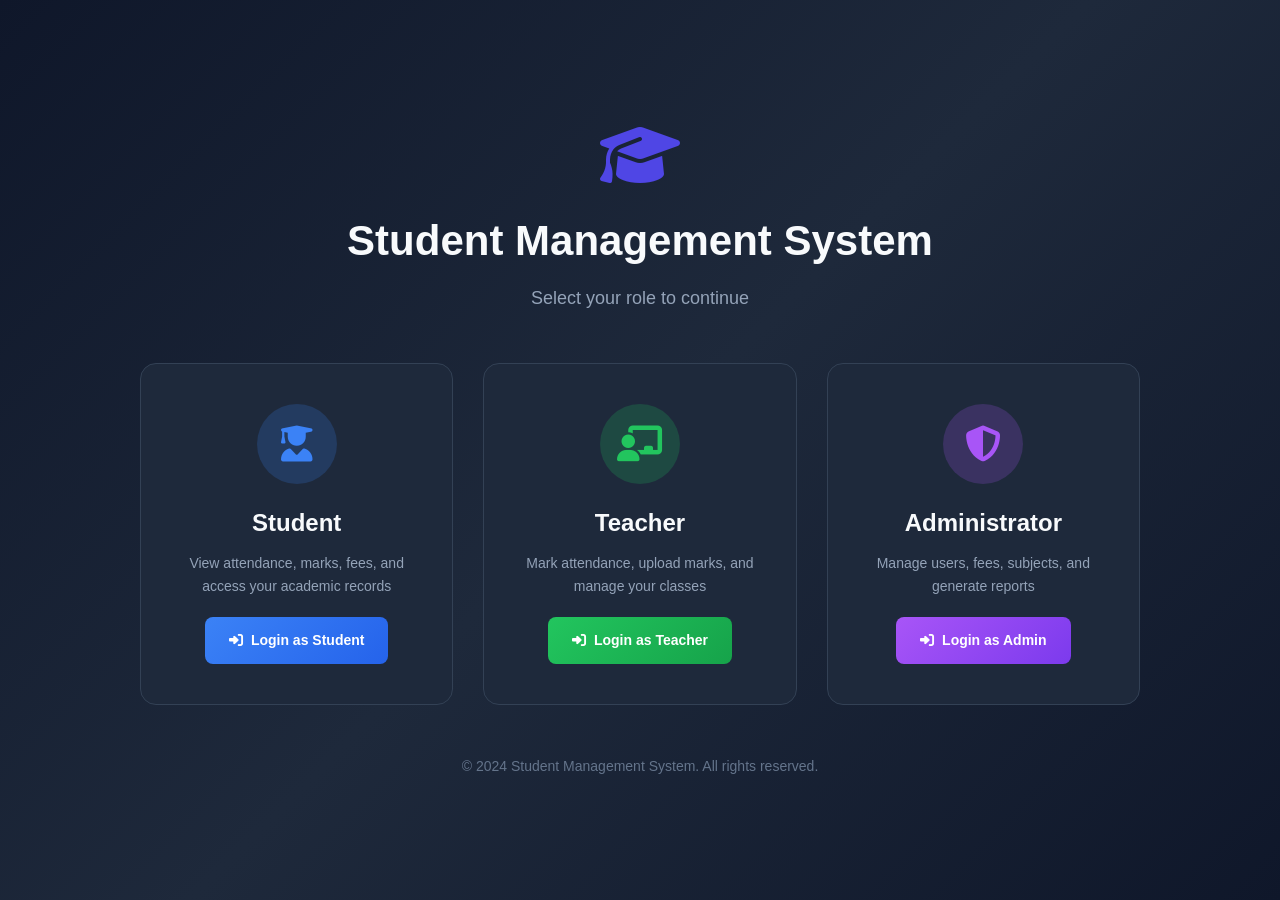
<file: index.html>
<!DOCTYPE html>
<html lang="en">
<head>
    <meta charset="UTF-8">
    <meta name="viewport" content="width=device-width, initial-scale=1.0">
    <title>Student Management System - Welcome</title>
    <link rel="stylesheet" href="styles.css">
    <link rel="stylesheet" href="https://cdnjs.cloudflare.com/ajax/libs/font-awesome/6.4.2/css/all.min.css">
    <style>
        /* Landing Page Styles */
        .landing-container {
            display: flex;
            flex-direction: column;
            justify-content: center;
            align-items: center;
            min-height: 100vh;
            background: linear-gradient(135deg, #0f172a 0%, #1e293b 50%, #0f172a 100%);
            padding: 20px;
        }
        
        .landing-header {
            text-align: center;
            margin-bottom: 50px;
        }
        
        .landing-header i {
            font-size: 64px;
            color: #4f46e5;
            margin-bottom: 20px;
        }
        
        .landing-header h1 {
            font-size: 42px;
            font-weight: 700;
            color: #f8fafc;
            margin-bottom: 10px;
        }
        
        .landing-header p {
            font-size: 18px;
            color: #94a3b8;
        }
        
        .role-cards {
            display: grid;
            grid-template-columns: repeat(auto-fit, minmax(280px, 1fr));
            gap: 30px;
            max-width: 1000px;
            width: 100%;
        }
        
        .role-card {
            background: #1e293b;
            border-radius: 16px;
            padding: 40px 30px;
            text-align: center;
            border: 1px solid #334155;
            transition: all 0.3s ease;
            cursor: pointer;
            text-decoration: none;
        }
        
        .role-card:hover {
            transform: translateY(-8px);
            box-shadow: 0 20px 40px rgba(0, 0, 0, 0.4);
        }
        
        .role-card.student:hover {
            border-color: #3b82f6;
            box-shadow: 0 20px 40px rgba(59, 130, 246, 0.3);
        }
        
        .role-card.teacher:hover {
            border-color: #22c55e;
            box-shadow: 0 20px 40px rgba(34, 197, 94, 0.3);
        }
        
        .role-card.admin:hover {
            border-color: #a855f7;
            box-shadow: 0 20px 40px rgba(168, 85, 247, 0.3);
        }
        
        .role-icon {
            width: 80px;
            height: 80px;
            border-radius: 50%;
            display: flex;
            align-items: center;
            justify-content: center;
            margin: 0 auto 20px;
            font-size: 36px;
        }
        
        .role-card.student .role-icon {
            background: rgba(59, 130, 246, 0.2);
            color: #3b82f6;
        }
        
        .role-card.teacher .role-icon {
            background: rgba(34, 197, 94, 0.2);
            color: #22c55e;
        }
        
        .role-card.admin .role-icon {
            background: rgba(168, 85, 247, 0.2);
            color: #a855f7;
        }
        
        .role-card h2 {
            font-size: 24px;
            font-weight: 600;
            color: #f8fafc;
            margin-bottom: 10px;
        }
        
        .role-card p {
            font-size: 14px;
            color: #94a3b8;
            margin-bottom: 20px;
        }
        
        .role-btn {
            display: inline-flex;
            align-items: center;
            gap: 8px;
            padding: 12px 24px;
            border-radius: 8px;
            font-size: 14px;
            font-weight: 600;
            color: white;
            transition: all 0.3s ease;
        }
        
        .role-card.student .role-btn {
            background: linear-gradient(135deg, #3b82f6, #2563eb);
        }
        
        .role-card.teacher .role-btn {
            background: linear-gradient(135deg, #22c55e, #16a34a);
        }
        
        .role-card.admin .role-btn {
            background: linear-gradient(135deg, #a855f7, #7c3aed);
        }
        
        .role-btn:hover {
            transform: scale(1.05);
        }
        
        .landing-footer {
            margin-top: 50px;
            text-align: center;
            color: #64748b;
            font-size: 14px;
        }
        
        @media (max-width: 768px) {
            .landing-header h1 {
                font-size: 28px;
            }
            
            .role-cards {
                grid-template-columns: 1fr;
            }
        }
    </style>
</head>
<body>
    <div class="landing-container">
        <div class="landing-header">
            <i class="fas fa-graduation-cap"></i>
            <h1>Student Management System</h1>
            <p>Select your role to continue</p>
        </div>
        
        <div class="role-cards">
            <!-- Student Login Card -->
            <a href="student-login.html" class="role-card student">
                <div class="role-icon">
                    <i class="fas fa-user-graduate"></i>
                </div>
                <h2>Student</h2>
                <p>View attendance, marks, fees, and access your academic records</p>
                <span class="role-btn">
                    <i class="fas fa-sign-in-alt"></i>
                    Login as Student
                </span>
            </a>
            
            <!-- Teacher Login Card -->
            <a href="teacher-login.html" class="role-card teacher">
                <div class="role-icon">
                    <i class="fas fa-chalkboard-teacher"></i>
                </div>
                <h2>Teacher</h2>
                <p>Mark attendance, upload marks, and manage your classes</p>
                <span class="role-btn">
                    <i class="fas fa-sign-in-alt"></i>
                    Login as Teacher
                </span>
            </a>
            
            <!-- Admin Login Card -->
            <a href="admin-login.html" class="role-card admin">
                <div class="role-icon">
                    <i class="fas fa-shield-alt"></i>
                </div>
                <h2>Administrator</h2>
                <p>Manage users, fees, subjects, and generate reports</p>
                <span class="role-btn">
                    <i class="fas fa-sign-in-alt"></i>
                    Login as Admin
                </span>
            </a>
        </div>
        
        <div class="landing-footer">
            <p>&copy; 2024 Student Management System. All rights reserved.</p>
        </div>
    </div>
</body>
</html>
</file>
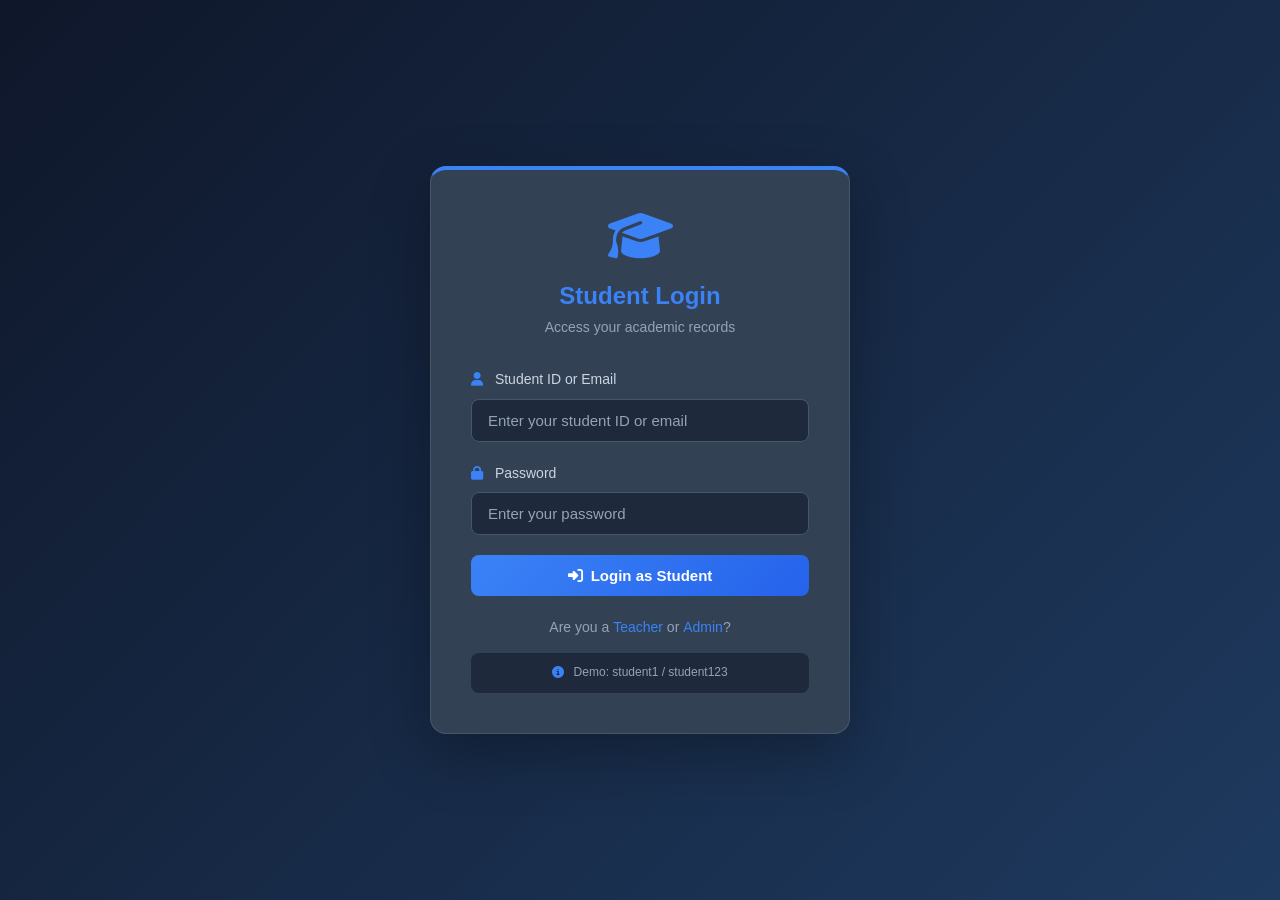
<file: student-login.html>
<!DOCTYPE html>
<html lang="en">
<head>
    <meta charset="UTF-8">
    <meta name="viewport" content="width=device-width, initial-scale=1.0">
    <title>Student Login - Student Management System</title>
    <link rel="stylesheet" href="styles.css">
    <link rel="stylesheet" href="https://cdnjs.cloudflare.com/ajax/libs/font-awesome/6.4.2/css/all.min.css">
    <style>
        /* Student Login Specific Styles */
        .login-container.student {
            background: linear-gradient(135deg, #0f172a 0%, #1e3a5f 100%);
        }
        
        .login-box.student {
            border-top: 4px solid #3b82f6;
        }
        
        .login-logo.student i {
            color: #3b82f6;
            font-size: 52px;
        }
        
        .login-logo.student h1 {
            color: #3b82f6;
        }
        
        .btn-student {
            background: linear-gradient(135deg, #3b82f6, #2563eb);
        }
        
        .btn-student:hover {
            box-shadow: 0 8px 20px rgba(59, 130, 246, 0.4);
        }
        
        .login-links a {
            color: #3b82f6;
        }
        
        .login-links a:hover {
            color: #60a5fa;
        }
        
        .form-group input:focus {
            border-color: #3b82f6;
            box-shadow: 0 0 0 3px rgba(59, 130, 246, 0.2);
        }
        
        .input-icon {
            color: #3b82f6;
        }
    </style>
</head>
<body>
    <div class="login-container student">
        <div class="login-box student">
            <div class="login-logo student">
                <i class="fas fa-graduation-cap"></i>
                <h1>Student Login</h1>
                <p>Access your academic records</p>
            </div>
            
            <div id="alertBox" class="alert"></div>
            
            <form id="studentLoginForm">
                <div class="form-group">
                    <label for="username">
                        <i class="fas fa-user input-icon"></i> Student ID or Email
                    </label>
                    <input type="text" id="username" name="username" placeholder="Enter your student ID or email" required>
                </div>
                
                <div class="form-group">
                    <label for="password">
                        <i class="fas fa-lock input-icon"></i> Password
                    </label>
                    <input type="password" id="password" name="password" placeholder="Enter your password" required>
                </div>
                
                <button type="submit" class="btn btn-student">
                    <i class="fas fa-sign-in-alt"></i>
                    Login as Student
                </button>
            </form>
            
            <div class="login-links">
                <p>Are you a <a href="teacher-login.html">Teacher</a> or <a href="admin-login.html">Admin</a>?</p>
            </div>
            
            <div class="demo-credentials">
                <p><i class="fas fa-info-circle"></i> Demo: student1 / student123</p>
            </div>
        </div>
    </div>

    <script src="auth.js"></script>
    <script>
        // Student login form handler
        document.getElementById('studentLoginForm').addEventListener('submit', async (e) => {
            e.preventDefault();
            const username = document.getElementById('username').value;
            const password = document.getElementById('password').value;
            await login(username, password);
        });
    </script>
</body>
</html>
</file>
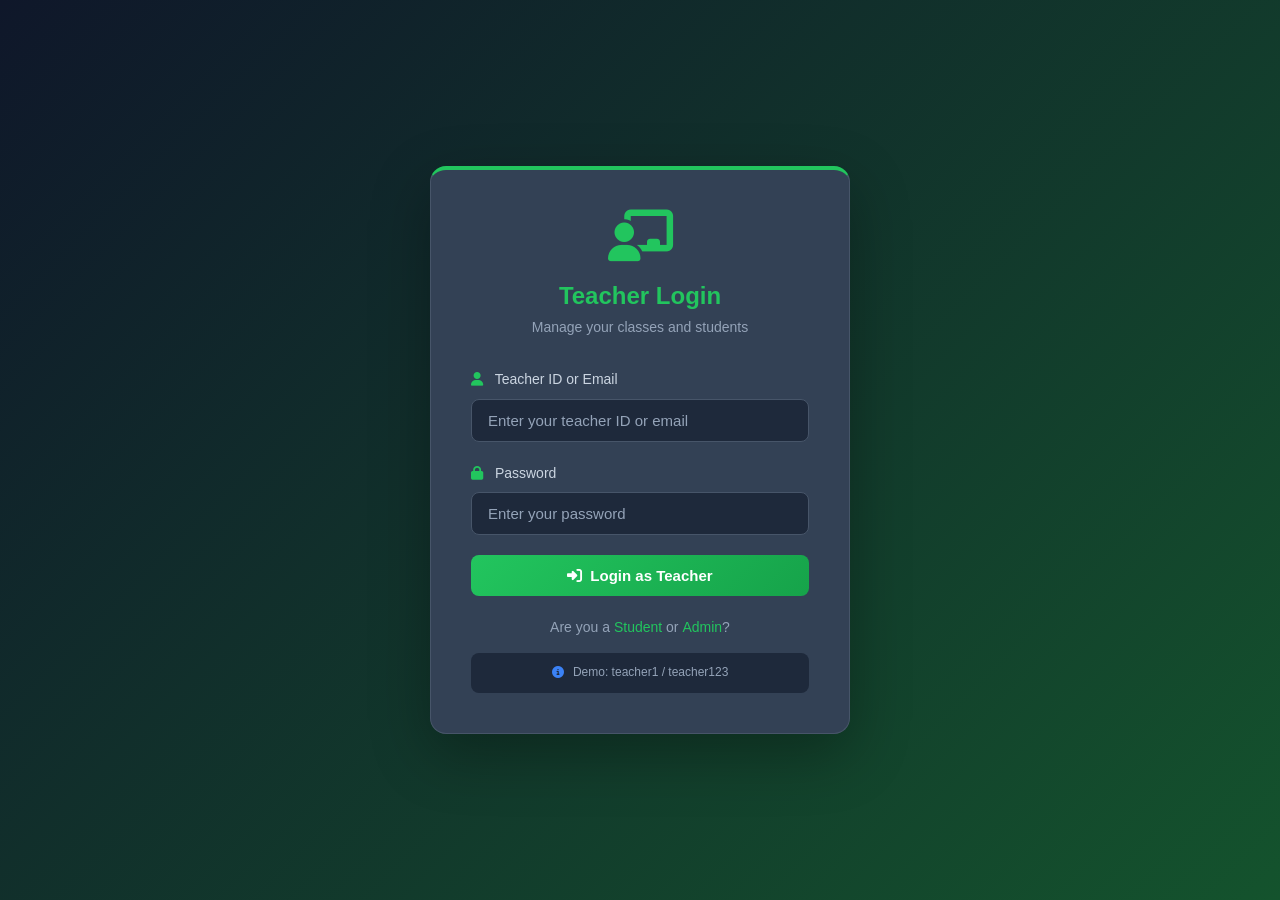
<file: teacher-login.html>
<!DOCTYPE html>
<html lang="en">
<head>
    <meta charset="UTF-8">
    <meta name="viewport" content="width=device-width, initial-scale=1.0">
    <title>Teacher Login - Student Management System</title>
    <link rel="stylesheet" href="styles.css">
    <link rel="stylesheet" href="https://cdnjs.cloudflare.com/ajax/libs/font-awesome/6.4.2/css/all.min.css">
    <style>
        /* Teacher Login Specific Styles */
        .login-container.teacher {
            background: linear-gradient(135deg, #0f172a 0%, #14532d 100%);
        }
        
        .login-box.teacher {
            border-top: 4px solid #22c55e;
        }
        
        .login-logo.teacher i {
            color: #22c55e;
            font-size: 52px;
        }
        
        .login-logo.teacher h1 {
            color: #22c55e;
        }
        
        .btn-teacher {
            background: linear-gradient(135deg, #22c55e, #16a34a);
        }
        
        .btn-teacher:hover {
            box-shadow: 0 8px 20px rgba(34, 197, 94, 0.4);
        }
        
        .login-links a {
            color: #22c55e;
        }
        
        .login-links a:hover {
            color: #4ade80;
        }
        
        .form-group input:focus {
            border-color: #22c55e;
            box-shadow: 0 0 0 3px rgba(34, 197, 94, 0.2);
        }
        
        .input-icon {
            color: #22c55e;
        }
    </style>
</head>
<body>
    <div class="login-container teacher">
        <div class="login-box teacher">
            <div class="login-logo teacher">
                <i class="fas fa-chalkboard-teacher"></i>
                <h1>Teacher Login</h1>
                <p>Manage your classes and students</p>
            </div>
            
            <div id="alertBox" class="alert"></div>
            
            <form id="teacherLoginForm">
                <div class="form-group">
                    <label for="username">
                        <i class="fas fa-user input-icon"></i> Teacher ID or Email
                    </label>
                    <input type="text" id="username" name="username" placeholder="Enter your teacher ID or email" required>
                </div>
                
                <div class="form-group">
                    <label for="password">
                        <i class="fas fa-lock input-icon"></i> Password
                    </label>
                    <input type="password" id="password" name="password" placeholder="Enter your password" required>
                </div>
                
                <button type="submit" class="btn btn-teacher">
                    <i class="fas fa-sign-in-alt"></i>
                    Login as Teacher
                </button>
            </form>
            
            <div class="login-links">
                <p>Are you a <a href="student-login.html">Student</a> or <a href="admin-login.html">Admin</a>?</p>
            </div>
            
            <div class="demo-credentials">
                <p><i class="fas fa-info-circle"></i> Demo: teacher1 / teacher123</p>
            </div>
        </div>
    </div>

    <script src="auth.js"></script>
    <script>
        // Teacher login form handler
        document.getElementById('teacherLoginForm').addEventListener('submit', async (e) => {
            e.preventDefault();
            const username = document.getElementById('username').value;
            const password = document.getElementById('password').value;
            await login(username, password);
        });
    </script>
</body>
</html>
</file>
<file: styles.css>
/* =====================================================
   STUDENT MANAGEMENT SYSTEM - MAIN STYLES
   ===================================================== */

/* CSS Variables for theming */
:root {
    --primary-color: #4f46e5;
    --primary-dark: #4338ca;
    --primary-light: #818cf8;
    --secondary-color: #06b6d4;
    --success-color: #22c55e;
    --warning-color: #f59e0b;
    --danger-color: #ef4444;
    --info-color: #3b82f6;
    
    --bg-primary: #0f172a;
    --bg-secondary: #1e293b;
    --bg-card: #334155;
    --bg-hover: #475569;
    
    --text-primary: #f8fafc;
    --text-secondary: #cbd5e1;
    --text-muted: #94a3b8;
    
    --border-color: #475569;
    --shadow-color: rgba(0, 0, 0, 0.3);
    
    --sidebar-width: 260px;
    --header-height: 70px;
    --transition-speed: 0.3s;
}

/* Reset and Base Styles */
* {
    margin: 0;
    padding: 0;
    box-sizing: border-box;
}

body {
    font-family: 'Segoe UI', Tahoma, Geneva, Verdana, sans-serif;
    background-color: var(--bg-primary);
    color: var(--text-primary);
    line-height: 1.6;
    min-height: 100vh;
}

a {
    text-decoration: none;
    color: inherit;
}

/* =====================================================
   LOGIN PAGE STYLES
   ===================================================== */

.login-container {
    display: flex;
    justify-content: center;
    align-items: center;
    min-height: 100vh;
    background: linear-gradient(135deg, var(--bg-primary) 0%, var(--bg-secondary) 100%);
    padding: 20px;
}

.login-box {
    background: var(--bg-card);
    border-radius: 16px;
    padding: 40px;
    width: 100%;
    max-width: 420px;
    box-shadow: 0 20px 60px var(--shadow-color);
    border: 1px solid var(--border-color);
}

.login-logo {
    text-align: center;
    margin-bottom: 30px;
}

.login-logo i {
    font-size: 48px;
    color: var(--primary-color);
    margin-bottom: 15px;
}

.login-logo h1 {
    font-size: 24px;
    font-weight: 700;
    color: var(--text-primary);
}

.login-logo p {
    color: var(--text-muted);
    font-size: 14px;
}

.form-group {
    margin-bottom: 20px;
}

.form-group label {
    display: block;
    margin-bottom: 8px;
    font-size: 14px;
    font-weight: 500;
    color: var(--text-secondary);
}

.form-group input,
.form-group select {
    width: 100%;
    padding: 12px 16px;
    background: var(--bg-secondary);
    border: 1px solid var(--border-color);
    border-radius: 8px;
    color: var(--text-primary);
    font-size: 15px;
    transition: all var(--transition-speed);
}

.form-group input:focus,
.form-group select:focus {
    outline: none;
    border-color: var(--primary-color);
    box-shadow: 0 0 0 3px rgba(79, 70, 229, 0.2);
}

.form-group input::placeholder {
    color: var(--text-muted);
}

.btn {
    display: inline-flex;
    align-items: center;
    justify-content: center;
    padding: 12px 24px;
    border: none;
    border-radius: 8px;
    font-size: 15px;
    font-weight: 600;
    cursor: pointer;
    transition: all var(--transition-speed);
    gap: 8px;
}

.btn-primary {
    background: linear-gradient(135deg, var(--primary-color), var(--primary-dark));
    color: white;
    width: 100%;
}

.btn-primary:hover {
    transform: translateY(-2px);
    box-shadow: 0 8px 20px rgba(79, 70, 229, 0.4);
}

.btn-secondary {
    background: var(--bg-hover);
    color: var(--text-primary);
}

.btn-success {
    background: var(--success-color);
    color: white;
}

.btn-danger {
    background: var(--danger-color);
    color: white;
}

.btn-sm {
    padding: 8px 16px;
    font-size: 13px;
}

.alert {
    padding: 12px 16px;
    border-radius: 8px;
    margin-bottom: 20px;
    font-size: 14px;
    display: none;
}

.alert.show {
    display: block;
}

.alert-error {
    background: rgba(239, 68, 68, 0.2);
    border: 1px solid var(--danger-color);
    color: #fca5a5;
}

.alert-success {
    background: rgba(34, 197, 94, 0.2);
    border: 1px solid var(--success-color);
    color: #86efac;
}

/* =====================================================
   DASHBOARD LAYOUT STYLES
   ===================================================== */

.dashboard-container {
    display: flex;
    min-height: 100vh;
}

/* Sidebar Styles */
.sidebar {
    width: var(--sidebar-width);
    background: var(--bg-secondary);
    border-right: 1px solid var(--border-color);
    position: fixed;
    height: 100vh;
    overflow-y: auto;
    transition: all var(--transition-speed);
    z-index: 1000;
}

.sidebar-header {
    padding: 20px;
    border-bottom: 1px solid var(--border-color);
    display: flex;
    align-items: center;
    gap: 12px;
}

.sidebar-header i {
    font-size: 28px;
    color: var(--primary-color);
}

.sidebar-header h2 {
    font-size: 18px;
    font-weight: 700;
}

.sidebar-user {
    padding: 20px;
    border-bottom: 1px solid var(--border-color);
    display: flex;
    align-items: center;
    gap: 12px;
}

.user-avatar {
    width: 45px;
    height: 45px;
    border-radius: 50%;
    background: linear-gradient(135deg, var(--primary-color), var(--secondary-color));
    display: flex;
    align-items: center;
    justify-content: center;
    font-size: 18px;
    font-weight: 600;
}

.user-info h4 {
    font-size: 14px;
    font-weight: 600;
}

.user-info p {
    font-size: 12px;
    color: var(--text-muted);
    text-transform: capitalize;
}

.sidebar-nav {
    padding: 15px 0;
}

.nav-item {
    display: flex;
    align-items: center;
    gap: 12px;
    padding: 14px 20px;
    color: var(--text-secondary);
    transition: all var(--transition-speed);
    border-left: 3px solid transparent;
}

.nav-item:hover,
.nav-item.active {
    background: var(--bg-card);
    color: var(--text-primary);
    border-left-color: var(--primary-color);
}

.nav-item i {
    font-size: 18px;
    width: 24px;
    text-align: center;
}

.nav-item span {
    font-size: 14px;
    font-weight: 500;
}

.sidebar-footer {
    padding: 20px;
    border-top: 1px solid var(--border-color);
    position: absolute;
    bottom: 0;
    width: 100%;
}

/* Main Content Styles */
.main-content {
    flex: 1;
    margin-left: var(--sidebar-width);
    padding: 20px;
}

.header {
    display: flex;
    justify-content: space-between;
    align-items: center;
    padding: 20px;
    background: var(--bg-card);
    border-radius: 12px;
    margin-bottom: 25px;
    border: 1px solid var(--border-color);
}

.header h1 {
    font-size: 24px;
    font-weight: 700;
}

.header-actions {
    display: flex;
    gap: 12px;
    align-items: center;
}

.notification-btn {
    position: relative;
    background: var(--bg-secondary);
    border: none;
    color: var(--text-secondary);
    width: 40px;
    height: 40px;
    border-radius: 8px;
    cursor: pointer;
    font-size: 18px;
    transition: all var(--transition-speed);
}

.notification-btn:hover {
    background: var(--bg-hover);
    color: var(--text-primary);
}

.notification-badge {
    position: absolute;
    top: -5px;
    right: -5px;
    background: var(--danger-color);
    color: white;
    font-size: 10px;
    padding: 2px 6px;
    border-radius: 10px;
}

/* =====================================================
   SUMMARY CARDS STYLES
   ===================================================== */

.summary-cards {
    display: grid;
    grid-template-columns: repeat(auto-fit, minmax(240px, 1fr));
    gap: 20px;
    margin-bottom: 25px;
}

.summary-card {
    background: var(--bg-card);
    border-radius: 12px;
    padding: 24px;
    border: 1px solid var(--border-color);
    transition: all var(--transition-speed);
}

.summary-card:hover {
    transform: translateY(-4px);
    box-shadow: 0 10px 30px var(--shadow-color);
}

.card-icon {
    width: 50px;
    height: 50px;
    border-radius: 12px;
    display: flex;
    align-items: center;
    justify-content: center;
    font-size: 24px;
    margin-bottom: 16px;
}

.card-icon.blue {
    background: rgba(59, 130, 246, 0.2);
    color: var(--info-color);
}

.card-icon.green {
    background: rgba(34, 197, 94, 0.2);
    color: var(--success-color);
}

.card-icon.orange {
    background: rgba(245, 158, 11, 0.2);
    color: var(--warning-color);
}

.card-icon.purple {
    background: rgba(139, 92, 246, 0.2);
    color: #8b5cf6;
}

.card-info h3 {
    font-size: 28px;
    font-weight: 700;
    margin-bottom: 4px;
}

.card-info p {
    font-size: 14px;
    color: var(--text-muted);
}

.card-status {
    display: inline-flex;
    align-items: center;
    gap: 6px;
    padding: 6px 12px;
    border-radius: 20px;
    font-size: 12px;
    font-weight: 600;
    margin-top: 12px;
}

.card-status.paid {
    background: rgba(34, 197, 94, 0.2);
    color: var(--success-color);
}

.card-status.pending {
    background: rgba(239, 68, 68, 0.2);
    color: var(--danger-color);
}

/* =====================================================
   CHARTS SECTION STYLES
   ===================================================== */

.charts-section {
    display: grid;
    grid-template-columns: repeat(auto-fit, minmax(400px, 1fr));
    gap: 20px;
    margin-bottom: 25px;
}

.chart-card {
    background: var(--bg-card);
    border-radius: 12px;
    padding: 24px;
    border: 1px solid var(--border-color);
}

.chart-card.full-width {
    grid-column: 1 / -1;
}

.chart-header {
    display: flex;
    justify-content: space-between;
    align-items: center;
    margin-bottom: 20px;
}

.chart-header h3 {
    font-size: 16px;
    font-weight: 600;
}

.chart-container {
    position: relative;
    height: 300px;
}

.chart-container.small {
    height: 200px;
}

/* =====================================================
   ANNOUNCEMENTS STYLES
   ===================================================== */

.announcements-section {
    background: var(--bg-card);
    border-radius: 12px;
    padding: 24px;
    border: 1px solid var(--border-color);
}

.section-header {
    display: flex;
    justify-content: space-between;
    align-items: center;
    margin-bottom: 20px;
}

.section-header h3 {
    font-size: 18px;
    font-weight: 600;
}

.announcement-list {
    display: flex;
    flex-direction: column;
    gap: 12px;
}

.announcement-item {
    display: flex;
    gap: 16px;
    padding: 16px;
    background: var(--bg-secondary);
    border-radius: 8px;
    border-left: 3px solid var(--primary-color);
}

.announcement-item.high {
    border-left-color: var(--danger-color);
}

.announcement-item.medium {
    border-left-color: var(--warning-color);
}

.announcement-item.low {
    border-left-color: var(--success-color);
}

.announcement-icon {
    width: 40px;
    height: 40px;
    border-radius: 8px;
    background: var(--bg-card);
    display: flex;
    align-items: center;
    justify-content: center;
    font-size: 18px;
    flex-shrink: 0;
}

.announcement-content h4 {
    font-size: 14px;
    font-weight: 600;
    margin-bottom: 4px;
}

.announcement-content p {
    font-size: 13px;
    color: var(--text-muted);
    margin-bottom: 8px;
}

.announcement-meta {
    display: flex;
    gap: 16px;
    font-size: 12px;
    color: var(--text-muted);
}

/* =====================================================
   CHATBOT STYLES
   ===================================================== */

.chatbot-widget {
    position: fixed;
    bottom: 20px;
    right: 20px;
    z-index: 1000;
}

.chatbot-toggle {
    width: 60px;
    height: 60px;
    border-radius: 50%;
    background: linear-gradient(135deg, var(--primary-color), var(--secondary-color));
    border: none;
    color: white;
    font-size: 24px;
    cursor: pointer;
    box-shadow: 0 4px 20px rgba(79, 70, 229, 0.4);
    transition: all var(--transition-speed);
}

.chatbot-toggle:hover {
    transform: scale(1.1);
}

.chatbot-container {
    position: absolute;
    bottom: 80px;
    right: 0;
    width: 350px;
    height: 450px;
    background: var(--bg-card);
    border-radius: 16px;
    box-shadow: 0 10px 40px var(--shadow-color);
    border: 1px solid var(--border-color);
    display: none;
    flex-direction: column;
    overflow: hidden;
}

.chatbot-container.open {
    display: flex;
}

.chatbot-header {
    padding: 16px 20px;
    background: linear-gradient(135deg, var(--primary-color), var(--primary-dark));
    display: flex;
    justify-content: space-between;
    align-items: center;
}

.chatbot-header h4 {
    font-size: 14px;
    font-weight: 600;
}

.chatbot-header span {
    font-size: 12px;
    opacity: 0.8;
}

.chatbot-close {
    background: none;
    border: none;
    color: white;
    font-size: 18px;
    cursor: pointer;
}

.chatbot-messages {
    flex: 1;
    padding: 16px;
    overflow-y: auto;
    display: flex;
    flex-direction: column;
    gap: 12px;
}

.message {
    max-width: 80%;
    padding: 12px 16px;
    border-radius: 12px;
    font-size: 13px;
    line-height: 1.5;
    white-space: pre-line;
}

.message.bot {
    background: var(--bg-secondary);
    align-self: flex-start;
    border-bottom-left-radius: 4px;
}

.message.user {
    background: var(--primary-color);
    align-self: flex-end;
    border-bottom-right-radius: 4px;
}

.chatbot-input {
    display: flex;
    padding: 12px;
    border-top: 1px solid var(--border-color);
    gap: 8px;
}

.chatbot-input input {
    flex: 1;
    padding: 10px 14px;
    background: var(--bg-secondary);
    border: 1px solid var(--border-color);
    border-radius: 8px;
    color: var(--text-primary);
    font-size: 13px;
}

.chatbot-input input:focus {
    outline: none;
    border-color: var(--primary-color);
}

.chatbot-input button {
    width: 40px;
    height: 40px;
    border-radius: 8px;
    background: var(--primary-color);
    border: none;
    color: white;
    cursor: pointer;
    transition: all var(--transition-speed);
}

.chatbot-input button:hover {
    background: var(--primary-dark);
}

/* =====================================================
   TABLE STYLES
   ===================================================== */

.data-table {
    width: 100%;
    border-collapse: collapse;
}

.data-table th,
.data-table td {
    padding: 14px 16px;
    text-align: left;
    font-size: 14px;
}

.data-table th {
    background: var(--bg-secondary);
    font-weight: 600;
    color: var(--text-secondary);
    text-transform: uppercase;
    font-size: 12px;
    letter-spacing: 0.5px;
}

.data-table tbody tr {
    border-bottom: 1px solid var(--border-color);
    transition: all var(--transition-speed);
}

.data-table tbody tr:hover {
    background: var(--bg-hover);
}

.data-table td {
    color: var(--text-secondary);
}

.status-badge {
    display: inline-flex;
    align-items: center;
    gap: 6px;
    padding: 6px 12px;
    border-radius: 20px;
    font-size: 12px;
    font-weight: 600;
}

.status-badge.present {
    background: rgba(34, 197, 94, 0.2);
    color: var(--success-color);
}

.status-badge.absent {
    background: rgba(239, 68, 68, 0.2);
    color: var(--danger-color);
}

.status-badge.late {
    background: rgba(245, 158, 11, 0.2);
    color: var(--warning-color);
}

/* =====================================================
   MODAL STYLES
   ===================================================== */

.modal-overlay {
    position: fixed;
    top: 0;
    left: 0;
    right: 0;
    bottom: 0;
    background: rgba(0, 0, 0, 0.7);
    display: none;
    justify-content: center;
    align-items: center;
    z-index: 2000;
}

.modal-overlay.open {
    display: flex;
}

.modal {
    background: var(--bg-card);
    border-radius: 16px;
    width: 90%;
    max-width: 600px;
    max-height: 90vh;
    overflow: hidden;
    border: 1px solid var(--border-color);
}

.modal-header {
    padding: 20px 24px;
    border-bottom: 1px solid var(--border-color);
    display: flex;
    justify-content: space-between;
    align-items: center;
}

.modal-header h3 {
    font-size: 18px;
    font-weight: 600;
}

.modal-close {
    background: none;
    border: none;
    color: var(--text-muted);
    font-size: 20px;
    cursor: pointer;
}

.modal-body {
    padding: 24px;
    overflow-y: auto;
    max-height: 60vh;
}

.modal-footer {
    padding: 16px 24px;
    border-top: 1px solid var(--border-color);
    display: flex;
    justify-content: flex-end;
    gap: 12px;
}

/* =====================================================
   RESPONSIVE STYLES
   ===================================================== */

@media (max-width: 768px) {
    .sidebar {
        transform: translateX(-100%);
    }
    
    .sidebar.open {
        transform: translateX(0);
    }
    
    .main-content {
        margin-left: 0;
    }
    
    .charts-section {
        grid-template-columns: 1fr;
    }
    
    .summary-cards {
        grid-template-columns: 1fr;
    }
    
    .chatbot-container {
        width: calc(100vw - 40px);
        right: -10px;
    }
}

/* =====================================================
   LOADING & UTILITY STYLES
   ===================================================== */

.loading {
    display: flex;
    justify-content: center;
    align-items: center;
    padding: 40px;
}

.spinner {
    width: 40px;
    height: 40px;
    border: 3px solid var(--border-color);
    border-top-color: var(--primary-color);
    border-radius: 50%;
    animation: spin 1s linear infinite;
}

@keyframes spin {
    to {
        transform: rotate(360deg);
    }
}

.hidden {
    display: none !important;
}

.text-success {
    color: var(--success-color);
}

.text-danger {
    color: var(--danger-color);
}

.text-warning {
    color: var(--warning-color);
}

/* Scrollbar Styles */
::-webkit-scrollbar {
    width: 8px;
    height: 8px;
}

::-webkit-scrollbar-track {
    background: var(--bg-secondary);
}

::-webkit-scrollbar-thumb {
    background: var(--border-color);
    border-radius: 4px;
}

::-webkit-scrollbar-thumb:hover {
    background: var(--bg-hover);
}

/* =====================================================
   ROLE-SPECIFIC LOGIN STYLES
   ===================================================== */

/* Common Login Link Styles */
.login-links {
    margin-top: 20px;
    text-align: center;
    font-size: 14px;
    color: var(--text-muted);
}

.login-links a {
    text-decoration: none;
    font-weight: 500;
    transition: color 0.3s ease;
}

/* Demo Credentials */
.demo-credentials {
    margin-top: 15px;
    padding: 10px;
    background: var(--bg-secondary);
    border-radius: 8px;
    text-align: center;
    font-size: 12px;
    color: var(--text-muted);
}

.demo-credentials i {
    margin-right: 6px;
    color: var(--info-color);
}

/* Input Icon Styles */
.form-group label i.input-icon {
    margin-right: 8px;
    font-size: 14px;
}

/* Student Login - Blue Theme */
.login-container.student {
    background: linear-gradient(135deg, #0f172a 0%, #1e3a5f 100%);
}

.login-box.student {
    border-top: 4px solid #3b82f6;
}

.login-logo.student i {
    color: #3b82f6;
    font-size: 52px;
}

.login-logo.student h1 {
    color: #3b82f6;
}

.btn-student {
    background: linear-gradient(135deg, #3b82f6, #2563eb);
    color: white;
    width: 100%;
}

.btn-student:hover {
    transform: translateY(-2px);
    box-shadow: 0 8px 20px rgba(59, 130, 246, 0.4);
}

/* Teacher Login - Green Theme */
.login-container.teacher {
    background: linear-gradient(135deg, #0f172a 0%, #14532d 100%);
}

.login-box.teacher {
    border-top: 4px solid #22c55e;
}

.login-logo.teacher i {
    color: #22c55e;
    font-size: 52px;
}

.login-logo.teacher h1 {
    color: #22c55e;
}

.btn-teacher {
    background: linear-gradient(135deg, #22c55e, #16a34a);
    color: white;
    width: 100%;
}

.btn-teacher:hover {
    transform: translateY(-2px);
    box-shadow: 0 8px 20px rgba(34, 197, 94, 0.4);
}

/* Admin Login - Purple Theme */
.login-container.admin {
    background: linear-gradient(135deg, #0f172a 0%, #581c87 100%);
}

.login-box.admin {
    border-top: 4px solid #a855f7;
}

.login-logo.admin i {
    color: #a855f7;
    font-size: 52px;
}

.login-logo.admin h1 {
    color: #a855f7;
}

.btn-admin {
    background: linear-gradient(135deg, #a855f7, #7c3aed);
    color: white;
    width: 100%;
}

.btn-admin:hover {
    transform: translateY(-2px);
    box-shadow: 0 8px 20px rgba(168, 85, 247, 0.4);
}

/* Security Notice for Admin */
.security-notice {
    margin-top: 20px;
    padding: 12px;
    background: rgba(168, 85, 247, 0.1);
    border: 1px solid rgba(168, 85, 247, 0.3);
    border-radius: 8px;
    font-size: 12px;
    color: #c084fc;
    text-align: center;
}

.security-notice i {
    margin-right: 6px;
}
</file>
